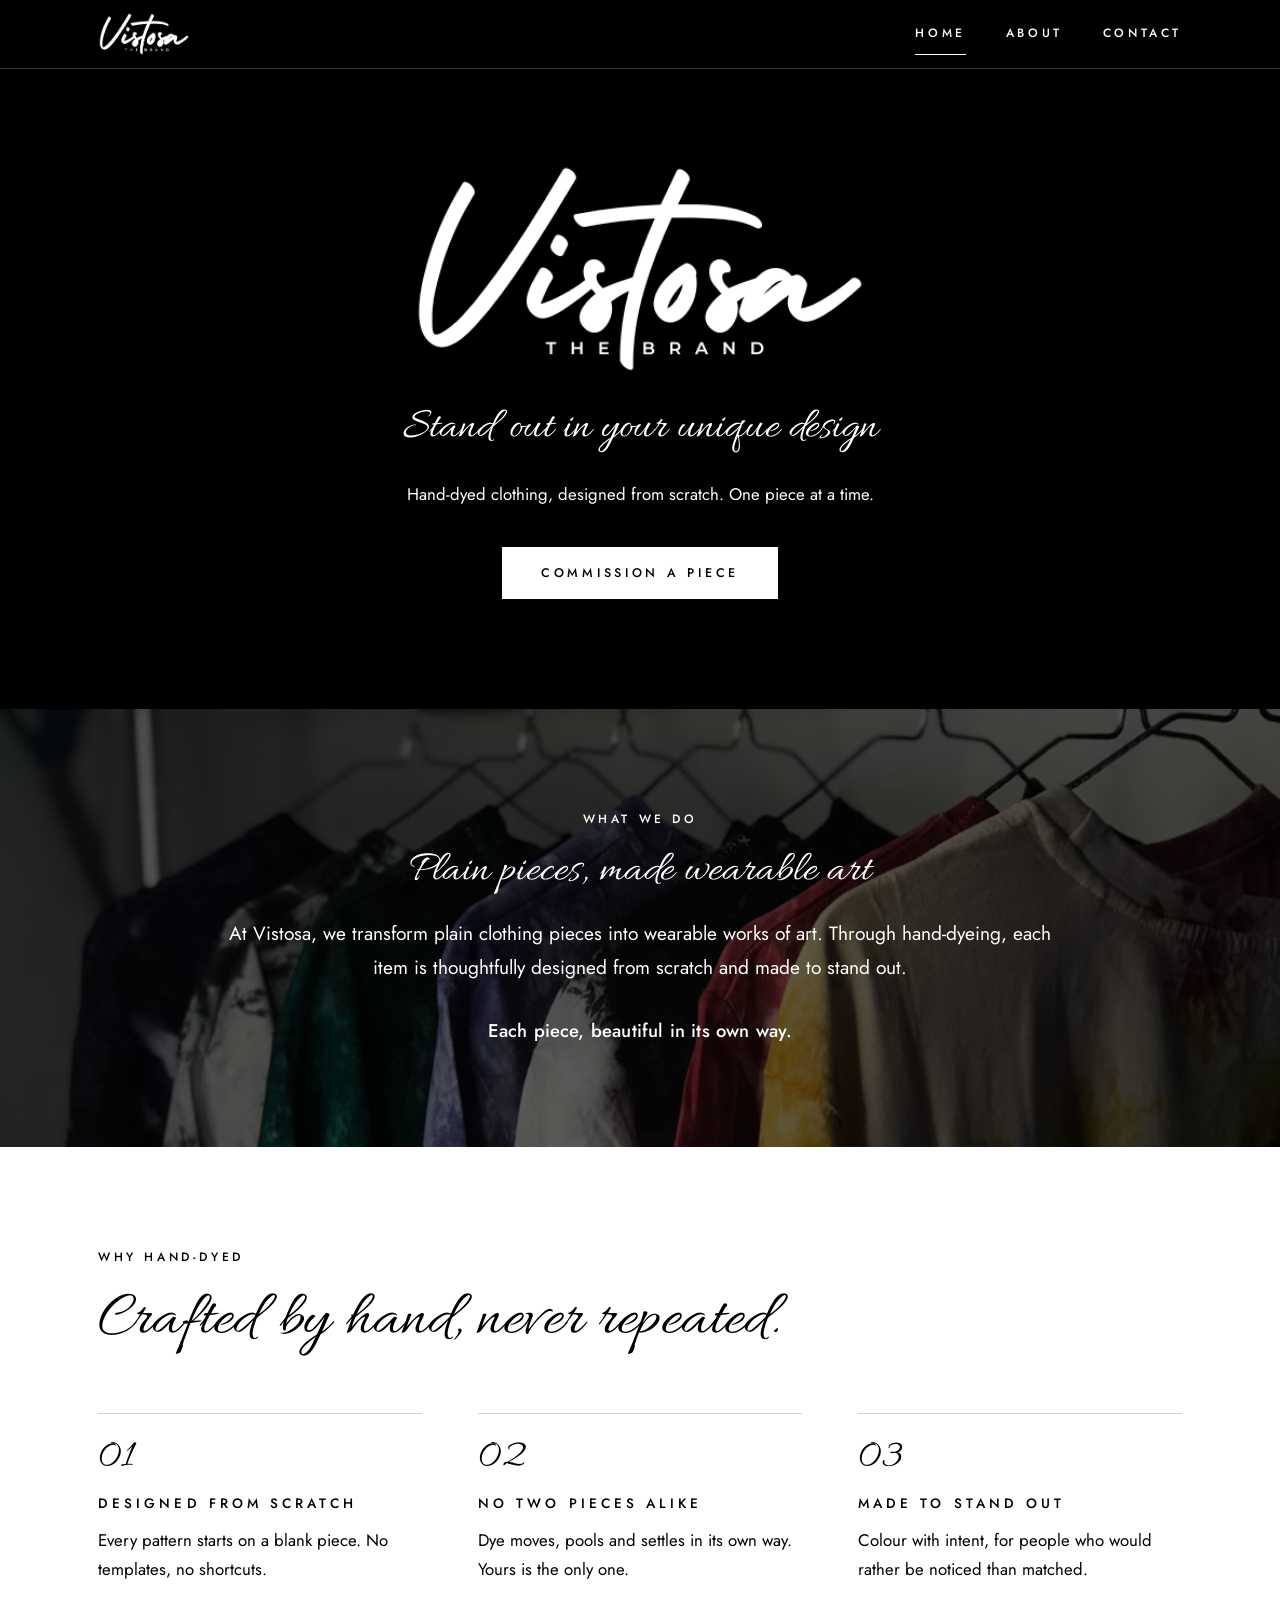
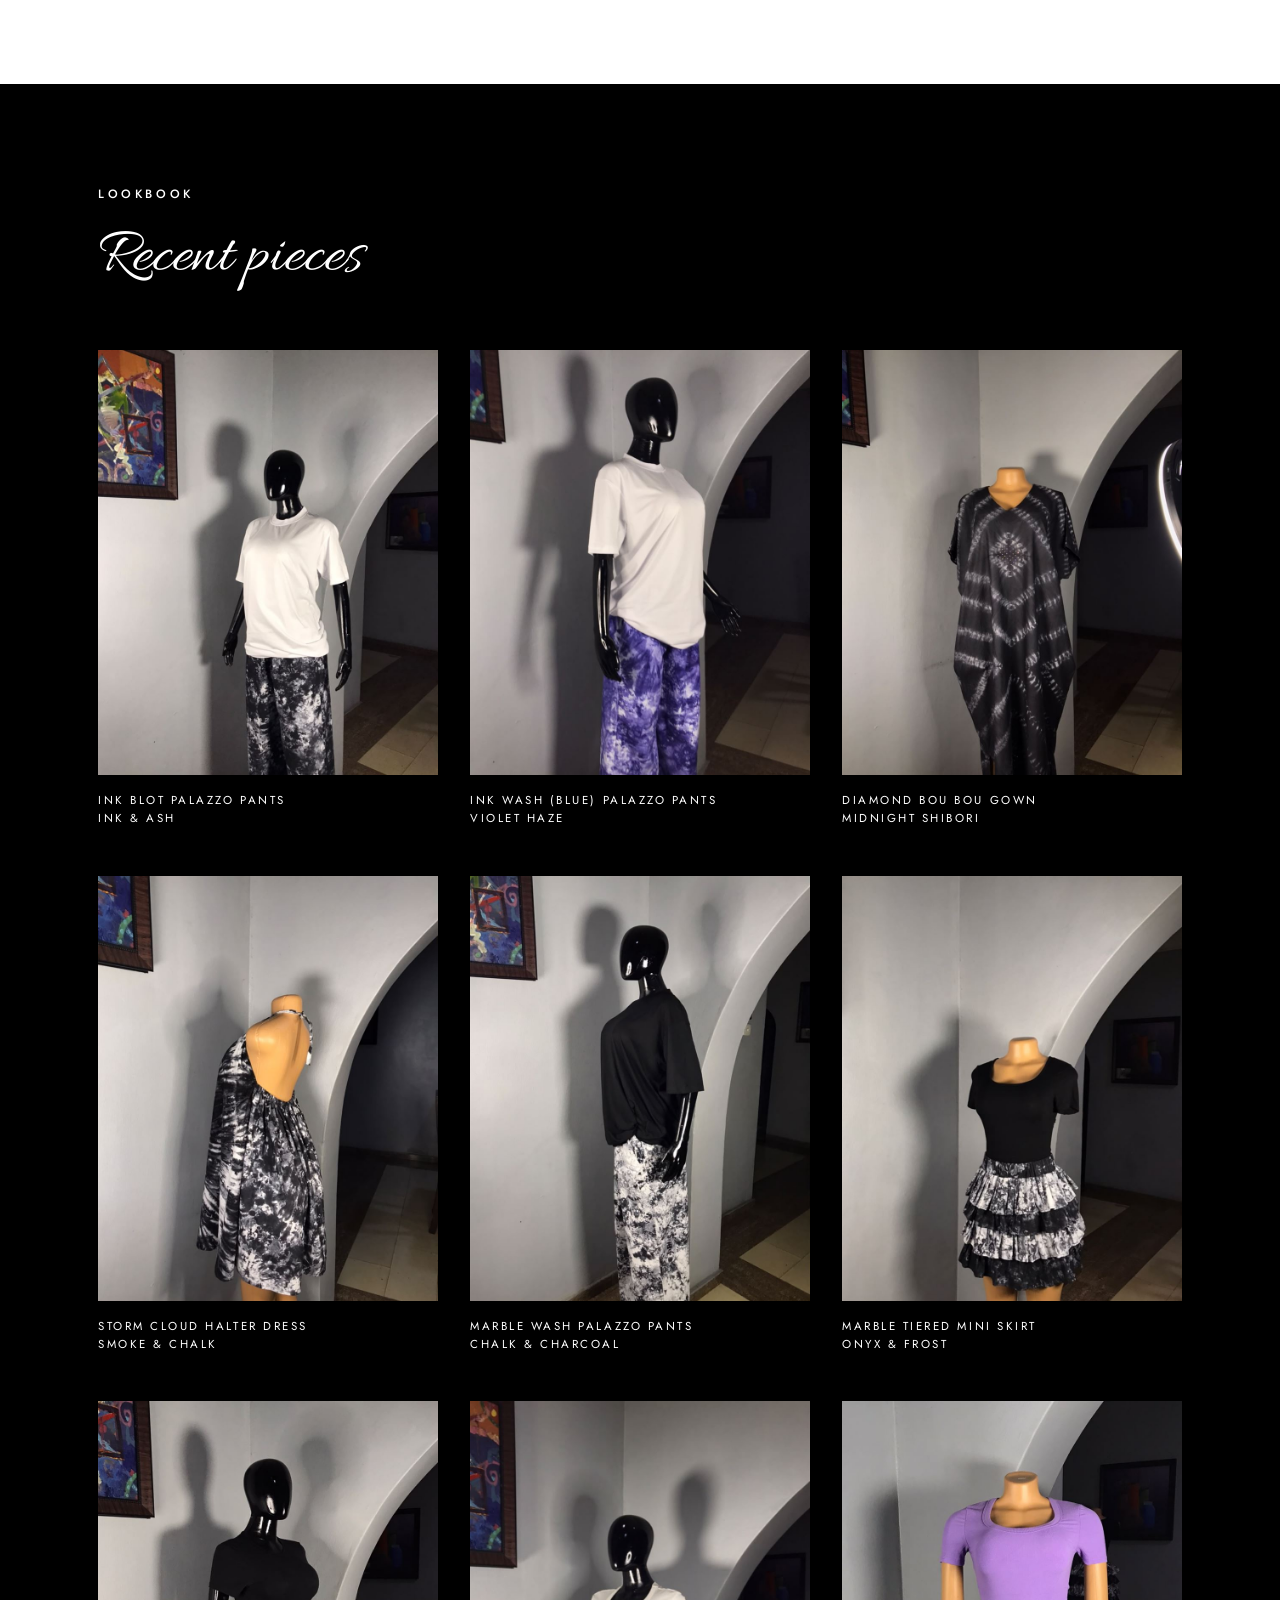
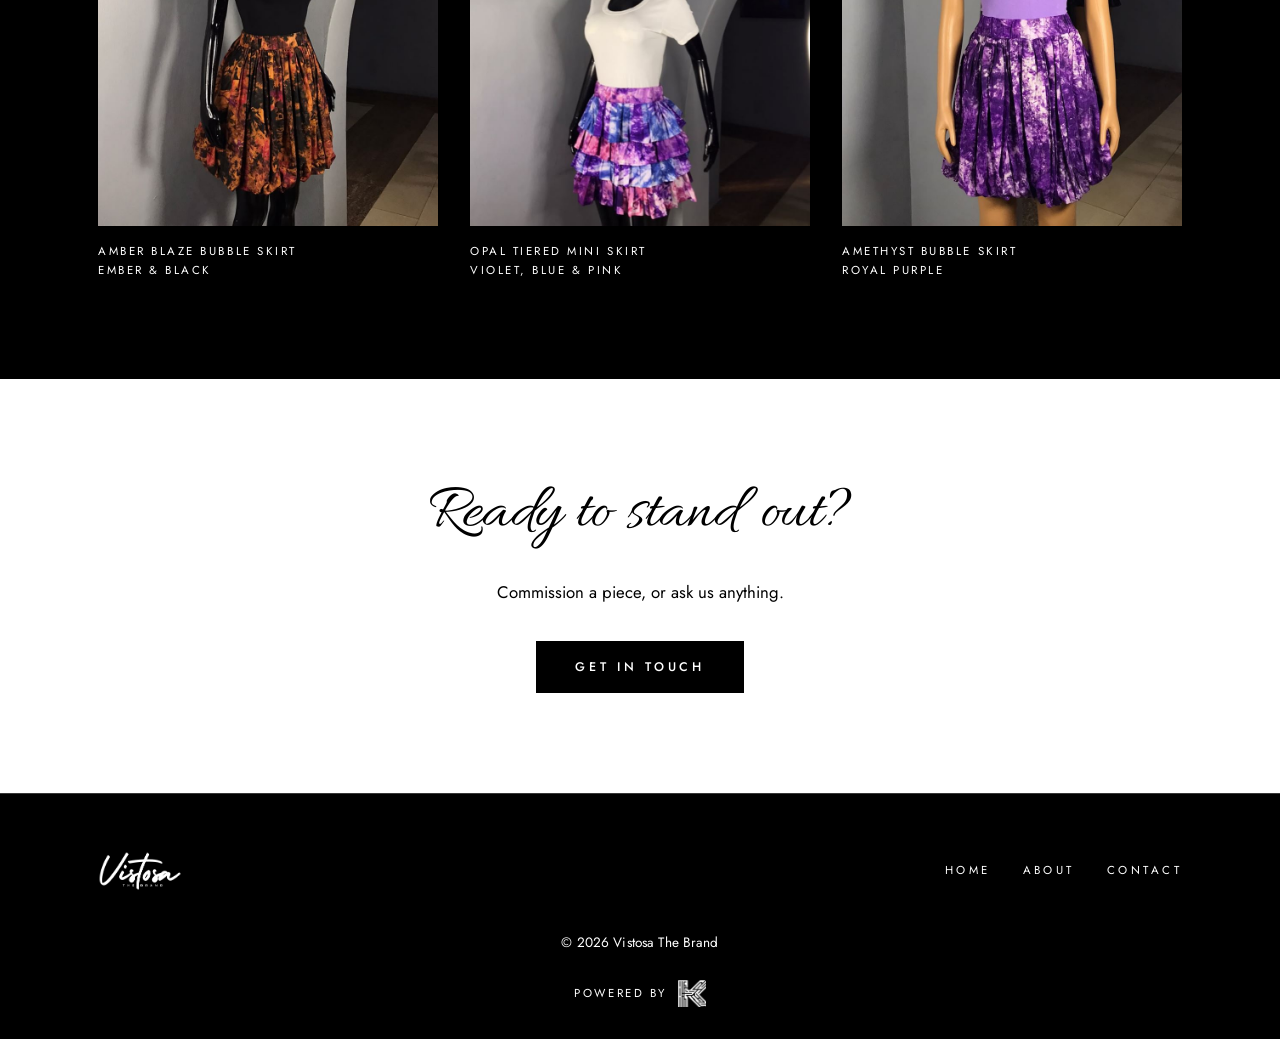
<file: index.html>
<!DOCTYPE html>
<html lang="en">
<head>
<meta charset="UTF-8">
<meta name="viewport" content="width=device-width, initial-scale=1.0, viewport-fit=cover">
<meta name="theme-color" content="#000000">
<title>Vistosa The Brand — Hand-Dyed Clothing</title>
<meta name="description" content="Vistosa The Brand transforms plain clothing pieces into wearable works of art through hand-dyeing. Stand out in your unique design.">

<link rel="icon" type="image/png" href="assets/vistosa-logo.png">
<link rel="preconnect" href="https://fonts.googleapis.com">
<link rel="preconnect" href="https://fonts.gstatic.com" crossorigin>
<link href="https://fonts.googleapis.com/css2?family=Allura&family=Jost:wght@400;500&display=swap" rel="stylesheet">
<link rel="stylesheet" href="css/style.css">
</head>
<body>

<header class="site-header">
  <nav class="nav">
    <a href="index.html" class="nav-brand" aria-label="Vistosa The Brand, home">
      <img src="assets/vistosa-logo-white.png" alt="Vistosa The Brand" class="nav-logo" width="426" height="204">
    </a>

    <ul class="nav-links" id="nav-links">
      <li><a href="index.html" class="active">Home</a></li>
      <li><a href="about.html">About</a></li>
      <li><a href="contact.html">Contact</a></li>
    </ul>

    <button class="nav-toggle" aria-label="Toggle navigation" aria-expanded="false" aria-controls="nav-links">
      <span></span><span></span><span></span>
    </button>
  </nav>
</header>

<main>

  <!-- HERO (black) -->
  <section class="hero section-black">
    <div class="container">
      <img src="assets/vistosa-logo-white.png" alt="Vistosa The Brand" class="hero-logo" width="426" height="204">
      <h1>Stand out in your unique design</h1>
      <p class="hero-sub">Hand-dyed clothing, designed from scratch. One piece at a time.</p>
      <a href="contact.html" class="btn">Commission a piece</a>
    </div>
  </section>

  <!-- WHAT WE DO (photo background: assets/tiedye-rack.jpg under a dark overlay) -->
  <section class="section section-black section-photo">
    <div class="container narrow center">
      <span class="label">What we do</span>
      <h2>Plain pieces, made wearable art</h2>
      <p class="lead">At Vistosa, we transform plain clothing pieces into wearable works of art. Through hand-dyeing, each item is thoughtfully designed from scratch and made to stand out.</p>
      <p class="closing-line">Each piece, beautiful in its own way.</p>
    </div>
  </section>

  <!-- WHY HAND-DYED (white) -->
  <section class="section section-white">
    <div class="container">
      <div class="narrow">
        <span class="label">Why hand-dyed</span>
        <h2>Crafted by hand, never repeated.</h2>
      </div>

      <div class="points">
        <div class="point">
          <span class="num">01</span>
          <h3>Designed from scratch</h3>
          <p>Every pattern starts on a blank piece. No templates, no shortcuts.</p>
        </div>
        <div class="point">
          <span class="num">02</span>
          <h3>No two pieces alike</h3>
          <p>Dye moves, pools and settles in its own way. Yours is the only one.</p>
        </div>
        <div class="point">
          <span class="num">03</span>
          <h3>Made to stand out</h3>
          <p>Colour with intent, for people who would rather be noticed than matched.</p>
        </div>
      </div>
    </div>
  </section>

  <!-- LOOKBOOK (black) -->
  <section class="section section-black">
    <div class="container">
      <div class="narrow">
        <span class="label">Lookbook</span>
        <h2>Recent pieces</h2>
      </div>

      <!--
        LOOKBOOK — 9 pieces, 4:5 portrait, images in assets/lookbook-1.jpg … lookbook-9.jpg.
        To swap a photo, replace the file (keep the name) or change the src. Piece names and
        colourways in the captions are editable. Keep images free of frames or borders.
      -->
      <div class="lookbook">

        <div class="lookbook-item">
          <figure>
            <img src="assets/lookbook-1.jpg" alt="White tee styled with black and white smoke tie-dye wide-leg palazzo trousers" loading="lazy" width="800" height="1000">
            <figcaption>Ink Blot Palazzo Pants<br>Ink &amp; Ash</figcaption>
          </figure>
        </div>

        <div class="lookbook-item">
          <figure>
            <img src="assets/lookbook-2.jpg" alt="White tee styled with violet and white tie-dye wide-leg palazzo trousers" loading="lazy" width="800" height="1000">
            <figcaption>Ink Wash (Blue) Palazzo Pants<br>Violet Haze</figcaption>
          </figure>
        </div>

        <div class="lookbook-item">
          <figure>
            <img src="assets/lookbook-3.jpg" alt="Black shibori-dyed boubou with a crystal-studded diamond motif" loading="lazy" width="800" height="1000">
            <figcaption>Diamond Bou Bou Gown<br>Midnight Shibori</figcaption>
          </figure>
        </div>

        <div class="lookbook-item">
          <figure>
            <img src="assets/lookbook-4.jpg" alt="Backless halter mini dress in black and white tie-dye" loading="lazy" width="800" height="1000">
            <figcaption>Storm Cloud Halter Dress<br>Smoke &amp; Chalk</figcaption>
          </figure>
        </div>

        <div class="lookbook-item">
          <figure>
            <img src="assets/lookbook-5.jpg" alt="Black oversized tee styled with marbled black and white tie-dye palazzo trousers" loading="lazy" width="800" height="1000">
            <figcaption>Marble Wash Palazzo Pants<br>Chalk &amp; Charcoal</figcaption>
          </figure>
        </div>

        <div class="lookbook-item">
          <figure>
            <img src="assets/lookbook-6.jpg" alt="Tiered ruffle mini skirt in black and white dye with a black fitted top" loading="lazy" width="800" height="1000">
            <figcaption>Marble Tiered Mini Skirt<br>Onyx &amp; Frost</figcaption>
          </figure>
        </div>

        <div class="lookbook-item">
          <figure>
            <img src="assets/lookbook-7.jpg" alt="Bubble skirt hand-dyed in orange, red and black with a black fitted top" loading="lazy" width="800" height="1000">
            <figcaption>Amber Blaze Bubble Skirt<br>Ember &amp; Black</figcaption>
          </figure>
        </div>

        <div class="lookbook-item">
          <figure>
            <img src="assets/lookbook-8.jpg" alt="Tiered mini skirt hand-dyed in purple, blue and pink with a white tee" loading="lazy" width="800" height="1000">
            <figcaption>Opal Tiered Mini Skirt<br>Violet, Blue &amp; Pink</figcaption>
          </figure>
        </div>

        <div class="lookbook-item">
          <figure>
            <img src="assets/lookbook-9.jpg" alt="Purple hand-dyed bubble skirt with a lilac scoop-neck top" loading="lazy" width="800" height="1000">
            <figcaption>Amethyst Bubble Skirt<br>Royal Purple</figcaption>
          </figure>
        </div>

      </div>
    </div>
  </section>

  <!-- CLOSING CTA (white) -->
  <section class="section section-white cta">
    <div class="container">
      <h2>Ready to stand out?</h2>
      <p>Commission a piece, or ask us anything.</p>
      <a href="contact.html" class="btn">Get in touch</a>
    </div>
  </section>

</main>

<footer class="site-footer">
  <div class="container footer-inner">
    <a href="index.html" aria-label="Vistosa The Brand, home">
      <img src="assets/vistosa-logo-white.png" alt="Vistosa The Brand" class="footer-logo" width="426" height="204">
    </a>
    <ul class="footer-links">
      <li><a href="index.html">Home</a></li>
      <li><a href="about.html">About</a></li>
      <li><a href="contact.html">Contact</a></li>
    </ul>
    <p class="footer-note">&copy; 2026 Vistosa The Brand</p>
    <div class="powered-by">
      <span>Powered by</span>
      <img src="assets/powered-by-logo.png" alt="K logo">
    </div>
  </div>
</footer>

<script src="js/script.js"></script>
</body>
</html>
</file>
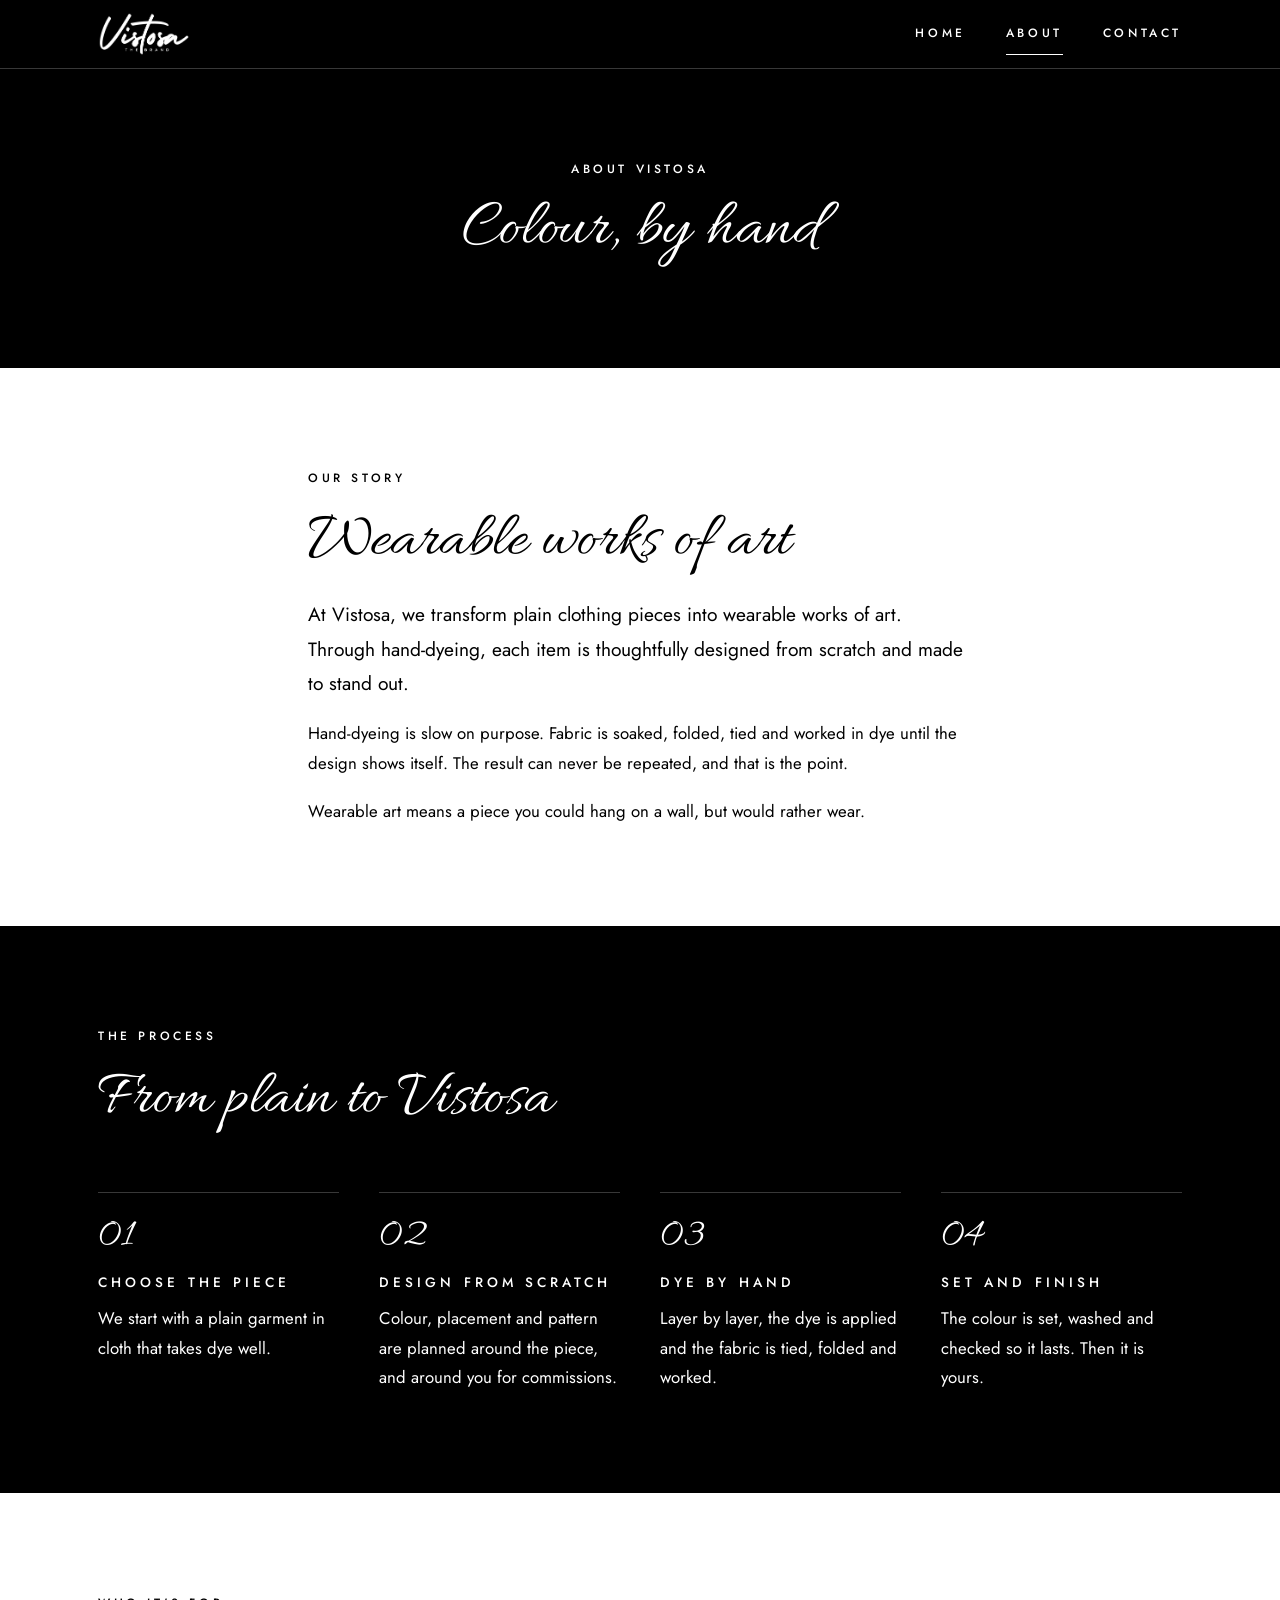
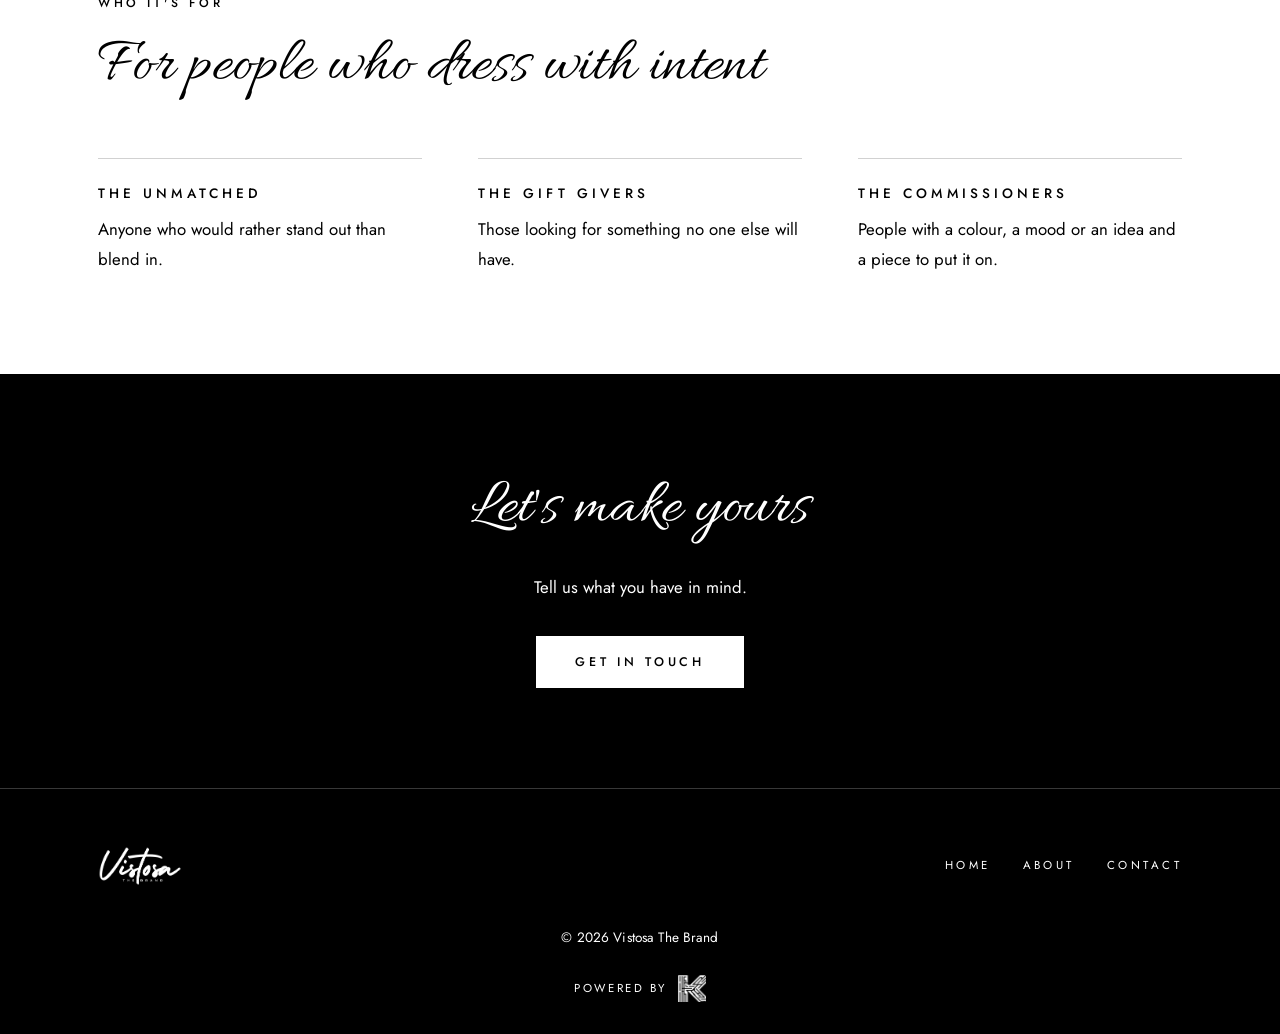
<file: about.html>
<!DOCTYPE html>
<html lang="en">
<head>
<meta charset="UTF-8">
<meta name="viewport" content="width=device-width, initial-scale=1.0, viewport-fit=cover">
<meta name="theme-color" content="#000000">
<title>About — Vistosa The Brand</title>
<meta name="description" content="The story, process and philosophy behind Vistosa The Brand's hand-dyed, one-of-a-kind clothing.">

<link rel="icon" type="image/png" href="assets/vistosa-logo.png">
<link rel="preconnect" href="https://fonts.googleapis.com">
<link rel="preconnect" href="https://fonts.gstatic.com" crossorigin>
<link href="https://fonts.googleapis.com/css2?family=Allura&family=Jost:wght@400;500&display=swap" rel="stylesheet">
<link rel="stylesheet" href="css/style.css">
</head>
<body>

<header class="site-header">
  <nav class="nav">
    <a href="index.html" class="nav-brand" aria-label="Vistosa The Brand, home">
      <img src="assets/vistosa-logo-white.png" alt="Vistosa The Brand" class="nav-logo" width="426" height="204">
    </a>

    <ul class="nav-links" id="nav-links">
      <li><a href="index.html">Home</a></li>
      <li><a href="about.html" class="active">About</a></li>
      <li><a href="contact.html">Contact</a></li>
    </ul>

    <button class="nav-toggle" aria-label="Toggle navigation" aria-expanded="false" aria-controls="nav-links">
      <span></span><span></span><span></span>
    </button>
  </nav>
</header>

<main>

  <!-- PAGE HERO (black) -->
  <section class="page-hero section-black">
    <div class="container">
      <span class="label">About Vistosa</span>
      <h1>Colour, by hand</h1>
    </div>
  </section>

  <!-- STORY (white) -->
  <section class="section section-white">
    <div class="container narrow">
      <span class="label">Our story</span>
      <h2>Wearable works of art</h2>
      <p class="lead">At Vistosa, we transform plain clothing pieces into wearable works of art. Through hand-dyeing, each item is thoughtfully designed from scratch and made to stand out.</p>
      <p>Hand-dyeing is slow on purpose. Fabric is soaked, folded, tied and worked in dye until the design shows itself. The result can never be repeated, and that is the point.</p>
      <p>Wearable art means a piece you could hang on a wall, but would rather wear.</p>
    </div>
  </section>

  <!-- PROCESS (black) -->
  <!-- NOTE: the four steps below are placeholder copy. Update to match the real process. -->
  <section class="section section-black">
    <div class="container">
      <div class="narrow">
        <span class="label">The process</span>
        <h2>From plain to Vistosa</h2>
      </div>

      <div class="points four">
        <div class="point">
          <span class="num">01</span>
          <h3>Choose the piece</h3>
          <p>We start with a plain garment in cloth that takes dye well.</p>
        </div>
        <div class="point">
          <span class="num">02</span>
          <h3>Design from scratch</h3>
          <p>Colour, placement and pattern are planned around the piece, and around you for commissions.</p>
        </div>
        <div class="point">
          <span class="num">03</span>
          <h3>Dye by hand</h3>
          <p>Layer by layer, the dye is applied and the fabric is tied, folded and worked.</p>
        </div>
        <div class="point">
          <span class="num">04</span>
          <h3>Set and finish</h3>
          <p>The colour is set, washed and checked so it lasts. Then it is yours.</p>
        </div>
      </div>
    </div>
  </section>

  <!-- WHO IT'S FOR (white) -->
  <section class="section section-white">
    <div class="container">
      <div class="narrow">
        <span class="label">Who it's for</span>
        <h2>For people who dress with intent</h2>
      </div>

      <div class="points">
        <div class="point">
          <h3>The unmatched</h3>
          <p>Anyone who would rather stand out than blend in.</p>
        </div>
        <div class="point">
          <h3>The gift givers</h3>
          <p>Those looking for something no one else will have.</p>
        </div>
        <div class="point">
          <h3>The commissioners</h3>
          <p>People with a colour, a mood or an idea and a piece to put it on.</p>
        </div>
      </div>
    </div>
  </section>

  <!-- CTA (black) -->
  <section class="section section-black cta">
    <div class="container">
      <h2>Let's make yours</h2>
      <p>Tell us what you have in mind.</p>
      <a href="contact.html" class="btn">Get in touch</a>
    </div>
  </section>

</main>

<footer class="site-footer">
  <div class="container footer-inner">
    <a href="index.html" aria-label="Vistosa The Brand, home">
      <img src="assets/vistosa-logo-white.png" alt="Vistosa The Brand" class="footer-logo" width="426" height="204">
    </a>
    <ul class="footer-links">
      <li><a href="index.html">Home</a></li>
      <li><a href="about.html">About</a></li>
      <li><a href="contact.html">Contact</a></li>
    </ul>
    <p class="footer-note">&copy; 2026 Vistosa The Brand</p>
    <div class="powered-by">
      <span>Powered by</span>
      <img src="assets/powered-by-logo.png" alt="K logo">
    </div>
  </div>
</footer>

<script src="js/script.js"></script>
</body>
</html>
</file>
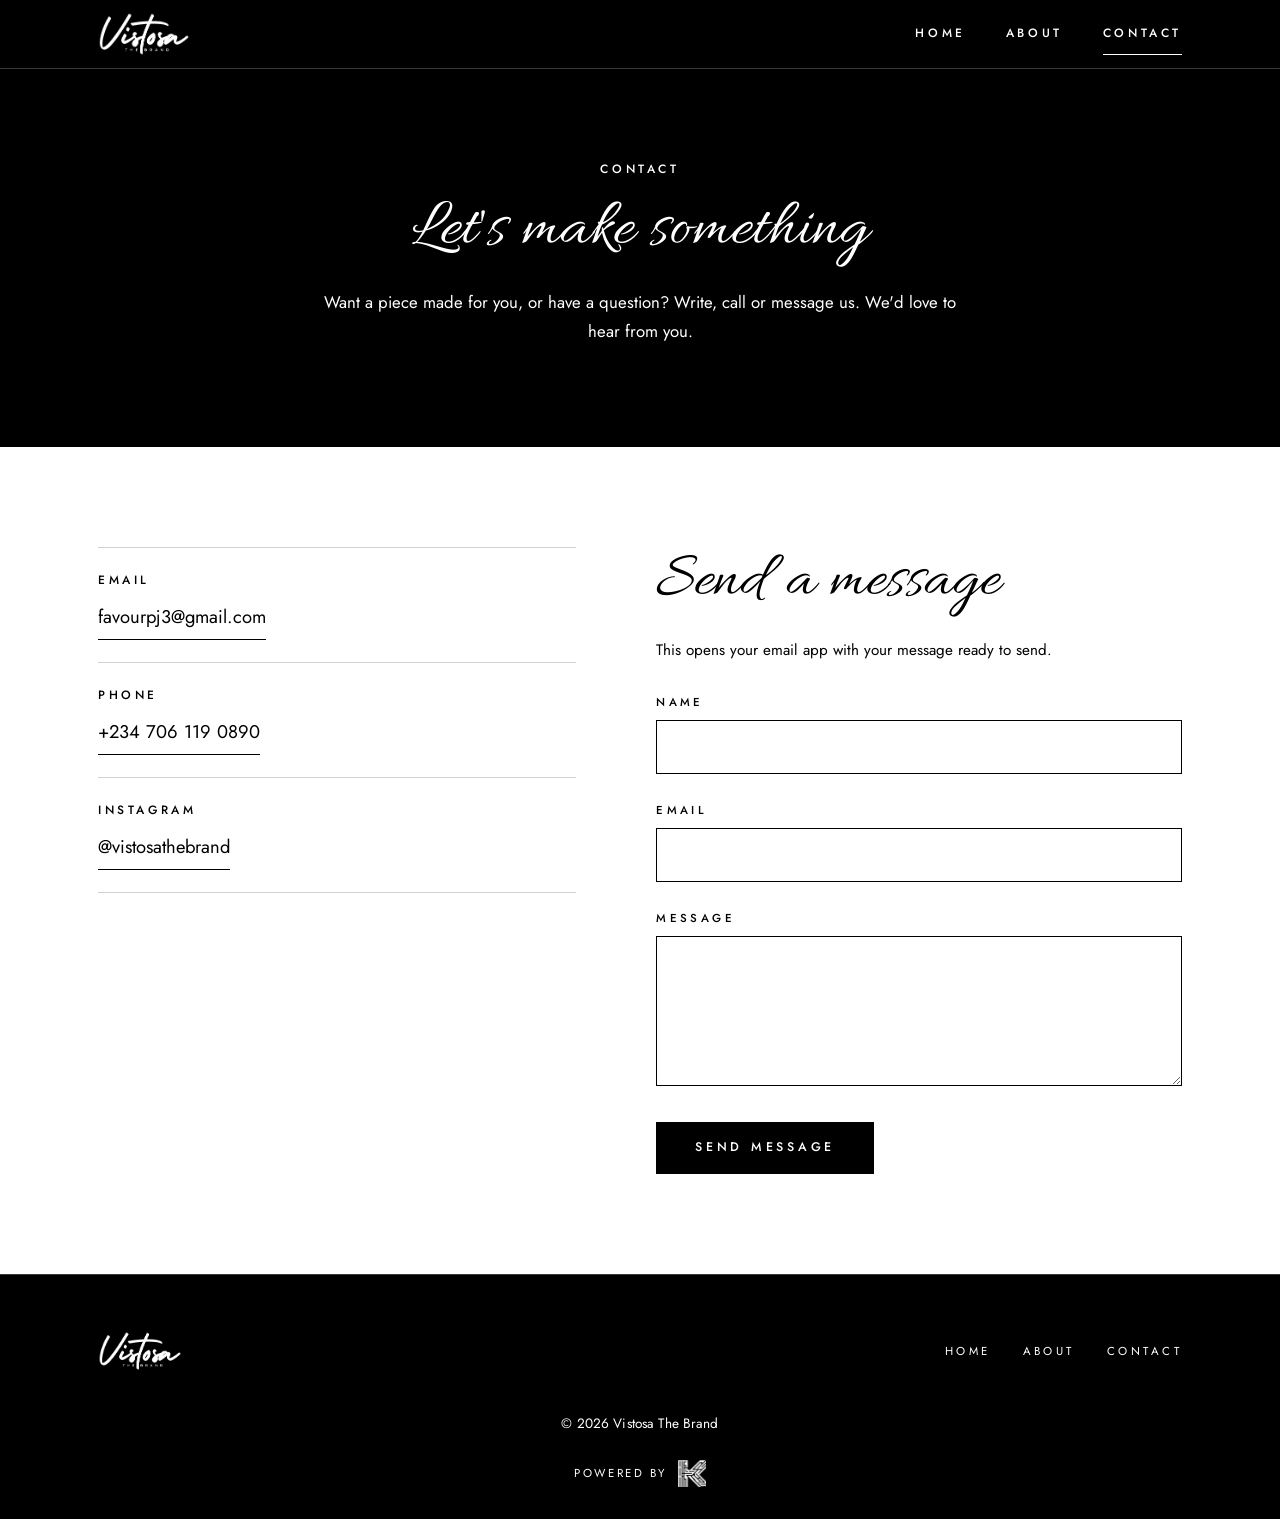
<file: contact.html>
<!DOCTYPE html>
<html lang="en">
<head>
<meta charset="UTF-8">
<meta name="viewport" content="width=device-width, initial-scale=1.0, viewport-fit=cover">
<meta name="theme-color" content="#000000">
<title>Contact — Vistosa The Brand</title>
<meta name="description" content="Commission a hand-dyed piece or ask a question. Contact Vistosa The Brand by email, phone or Instagram.">

<link rel="icon" type="image/png" href="assets/vistosa-logo.png">
<link rel="preconnect" href="https://fonts.googleapis.com">
<link rel="preconnect" href="https://fonts.gstatic.com" crossorigin>
<link href="https://fonts.googleapis.com/css2?family=Allura&family=Jost:wght@400;500&display=swap" rel="stylesheet">
<link rel="stylesheet" href="css/style.css">
</head>
<body>

<header class="site-header">
  <nav class="nav">
    <a href="index.html" class="nav-brand" aria-label="Vistosa The Brand, home">
      <img src="assets/vistosa-logo-white.png" alt="Vistosa The Brand" class="nav-logo" width="426" height="204">
    </a>

    <ul class="nav-links" id="nav-links">
      <li><a href="index.html">Home</a></li>
      <li><a href="about.html">About</a></li>
      <li><a href="contact.html" class="active">Contact</a></li>
    </ul>

    <button class="nav-toggle" aria-label="Toggle navigation" aria-expanded="false" aria-controls="nav-links">
      <span></span><span></span><span></span>
    </button>
  </nav>
</header>

<main>

  <!-- PAGE HERO (black) -->
  <section class="page-hero section-black">
    <div class="container narrow">
      <span class="label">Contact</span>
      <h1>Let's make something</h1>
      <p style="margin-top:20px;">Want a piece made for you, or have a question? Write, call or message us. We'd love to hear from you.</p>
    </div>
  </section>

  <!-- DETAILS + FORM (white) -->
  <section class="section section-white">
    <div class="container contact-grid">

      <div>
        <ul class="contact-list">
          <li>
            <span class="label">Email</span>
            <a href="mailto:favourpj3@gmail.com">favourpj3@gmail.com</a>
          </li>
          <li>
            <span class="label">Phone</span>
            <a href="tel:+2347061190890">+234 706 119 0890</a>
          </li>
          <li>
            <span class="label">Instagram</span>
            <a href="https://instagram.com/vistosathebrand" target="_blank" rel="noopener">@vistosathebrand</a>
          </li>
        </ul>
      </div>

      <div>
        <h2>Send a message</h2>
        <p class="form-note">This opens your email app with your message ready to send.</p>

        <form id="contact-form">
          <div class="field">
            <label for="name">Name</label>
            <input type="text" id="name" name="name" autocomplete="name" required>
          </div>
          <div class="field">
            <label for="email">Email</label>
            <input type="email" id="email" name="email" autocomplete="email" required>
          </div>
          <div class="field">
            <label for="message">Message</label>
            <textarea id="message" name="message" required></textarea>
          </div>
          <button type="submit" class="btn">Send message</button>
          <p id="form-status" class="form-status" role="status"></p>
        </form>
      </div>

    </div>
  </section>

</main>

<footer class="site-footer">
  <div class="container footer-inner">
    <a href="index.html" aria-label="Vistosa The Brand, home">
      <img src="assets/vistosa-logo-white.png" alt="Vistosa The Brand" class="footer-logo" width="426" height="204">
    </a>
    <ul class="footer-links">
      <li><a href="index.html">Home</a></li>
      <li><a href="about.html">About</a></li>
      <li><a href="contact.html">Contact</a></li>
    </ul>
    <p class="footer-note">&copy; 2026 Vistosa The Brand</p>
    <div class="powered-by">
      <span>Powered by</span>
      <img src="assets/powered-by-logo.png" alt="K logo">
    </div>
  </div>
</footer>

<script src="js/script.js"></script>
</body>
</html>
</file>
<file: css/style.css>
/* ============================================
   Vistosa The Brand — shared stylesheet
   Strictly black and white. Sections invert.
   ============================================ */

:root {
  --black: #000000;
  --white: #ffffff;
  --hairline-on-black: rgba(255, 255, 255, 0.22);
  --hairline-on-white: rgba(0, 0, 0, 0.18);
  --font-script: "Allura", cursive;
  --font-sans: "Jost", sans-serif;
  --max-width: 1140px;
  --track: 0.3em;
}

* {
  box-sizing: border-box;
  margin: 0;
  padding: 0;
}

html {
  scroll-behavior: smooth;
  -webkit-text-size-adjust: 100%;
  text-size-adjust: 100%;
}

body {
  background-color: var(--black);
  color: var(--white);
  font-family: var(--font-sans);
  font-weight: 400;
  font-size: 1.05rem;
  line-height: 1.75;
  min-height: 100vh;
  min-height: 100dvh;
  display: flex;
  flex-direction: column;
  overflow-x: hidden;
  -webkit-font-smoothing: antialiased;
  -webkit-tap-highlight-color: transparent;
  padding-left: env(safe-area-inset-left);
  padding-right: env(safe-area-inset-right);
}

main { flex: 1 0 auto; }

img { max-width: 100%; display: block; }
a { color: inherit; text-decoration: none; }
ul { list-style: none; }

/* ---------- Type ---------- */

h1, h2 {
  font-family: var(--font-script);
  font-weight: 400;
  line-height: 1.1;
}

h1 { font-size: clamp(2.6rem, 7vw, 4.2rem); }
h2 { font-size: clamp(2.6rem, 6.5vw, 4rem); margin-bottom: 20px; }

h3 {
  font-family: var(--font-sans);
  font-weight: 500;
  font-size: 0.85rem;
  text-transform: uppercase;
  letter-spacing: var(--track);
  line-height: 1.5;
  margin-bottom: 12px;
}

.label {
  display: block;
  font-family: var(--font-sans);
  font-weight: 500;
  font-size: 0.75rem;
  text-transform: uppercase;
  letter-spacing: var(--track);
  margin-bottom: 18px;
}

p + p { margin-top: 1.1em; }

.container {
  width: 100%;
  max-width: var(--max-width);
  margin: 0 auto;
  padding: 0 28px;
}

.narrow { max-width: 720px; }

/* ---------- Section grounds ---------- */

.section { padding: 100px 0; }

.section-black {
  background-color: var(--black);
  color: var(--white);
}

.section-white {
  background-color: var(--white);
  color: var(--black);
}

.section-photo {
  background:
    linear-gradient(rgba(0, 0, 0, 0.64), rgba(0, 0, 0, 0.64)),
    url("../assets/tiedye-rack.jpg") center 32% / cover no-repeat;
  background-color: var(--black);
}

/* ---------- Buttons: rectangular, solid, inverse on hover ---------- */

.btn {
  display: inline-flex;
  align-items: center;
  justify-content: center;
  min-height: 52px;
  padding: 16px 38px;
  font-family: var(--font-sans);
  font-weight: 500;
  font-size: 0.78rem;
  text-transform: uppercase;
  letter-spacing: var(--track);
  line-height: 1.3;
  text-align: center;
  border: 1px solid transparent;
  border-radius: 0;
  box-shadow: none;
  cursor: pointer;
  transition: background-color 0.2s ease, color 0.2s ease, border-color 0.2s ease;
}

.section-black .btn,
.site-header .btn {
  background-color: var(--white);
  color: var(--black);
  border-color: var(--white);
}

.section-black .btn:hover,
.section-black .btn:focus-visible {
  background-color: var(--black);
  color: var(--white);
}

.section-white .btn {
  background-color: var(--black);
  color: var(--white);
  border-color: var(--black);
}

.section-white .btn:hover,
.section-white .btn:focus-visible {
  background-color: var(--white);
  color: var(--black);
}

:focus-visible { outline: 2px solid currentColor; outline-offset: 3px; }

/* ---------- Header / nav (always black) ---------- */

.site-header {
  position: sticky;
  top: 0;
  z-index: 100;
  background-color: var(--black);
  color: var(--white);
  border-bottom: 1px solid var(--hairline-on-black);
  padding-top: env(safe-area-inset-top);
}

.nav {
  display: flex;
  align-items: center;
  justify-content: space-between;
  max-width: var(--max-width);
  margin: 0 auto;
  padding: 12px 28px;
}

.nav-brand { display: flex; align-items: center; min-height: 44px; }
.nav-logo { height: 44px; width: auto; }

.nav-links {
  display: flex;
  align-items: center;
  gap: 40px;
}

.nav-links a {
  display: inline-block;
  font-weight: 500;
  font-size: 0.75rem;
  text-transform: uppercase;
  letter-spacing: var(--track);
  padding: 10px 0;
  border-bottom: 1px solid transparent;
  transition: border-color 0.2s ease;
}

.nav-links a:hover,
.nav-links a.active { border-bottom-color: var(--white); }

.nav-toggle {
  display: none;
  flex-direction: column;
  justify-content: center;
  align-items: center;
  gap: 6px;
  width: 44px;
  height: 44px;
  margin-right: -10px;
  background: none;
  border: none;
  cursor: pointer;
}

.nav-toggle span {
  width: 24px;
  height: 1px;
  background-color: var(--white);
}

/* ---------- Hero ---------- */

.hero {
  padding: 90px 0 110px;
  text-align: center;
}

.hero .container {
  display: flex;
  flex-direction: column;
  align-items: center;
  gap: 26px;
}

.hero-logo {
  width: min(460px, 78%);
  height: auto;
}

.hero h1 {
  max-width: 900px;
  font-size: clamp(1.8rem, 4.3vw, 2.75rem);
}

.hero-sub {
  max-width: 480px;
}

.hero .btn { margin-top: 12px; }

/* ---------- Page hero (about / contact) ---------- */

.page-hero {
  padding: 90px 0 100px;
  text-align: center;
}

.page-hero .label { margin-bottom: 14px; }

/* ---------- Copy blocks ---------- */

.center { text-align: center; }
.center .narrow { margin-left: auto; margin-right: auto; }

.lead {
  font-size: 1.2rem;
  line-height: 1.8;
  text-wrap: pretty;
}

.closing-line {
  margin-top: 30px;
  font-size: 1.15rem;
  font-weight: 500;
  letter-spacing: 0.01em;
}

@media (min-width: 901px) {
  .section-photo .narrow { max-width: 880px; }
  .section-photo h2 {
    font-size: clamp(2.1rem, 3.4vw, 2.8rem);
    white-space: normal;
  }
}

/* ---------- Points / steps ---------- */

.points {
  display: grid;
  grid-template-columns: repeat(3, 1fr);
  gap: 56px;
  margin-top: 56px;
}

.points.four { grid-template-columns: repeat(4, 1fr); gap: 40px; }

.point {
  border-top: 1px solid var(--hairline-on-black);
  padding-top: 24px;
}

.section-white .point { border-top-color: var(--hairline-on-white); }

.point .num {
  display: block;
  font-family: var(--font-script);
  font-size: 2.6rem;
  line-height: 1;
  margin-bottom: 14px;
}

/* ---------- Lookbook (images sit in open space, no frames) ---------- */

.lookbook {
  display: grid;
  grid-template-columns: repeat(3, 1fr);
  gap: 48px 32px;
  margin-top: 56px;
}

.lookbook-item figure { margin: 0; }

.lookbook-item img,
.lookbook-item .ph {
  width: 100%;
  height: auto;
  aspect-ratio: 4 / 5;
  object-fit: cover;
}

.lookbook-item .ph {
  display: flex;
  align-items: center;
  justify-content: center;
  background-color: rgba(0, 0, 0, 0.06);
  font-size: 0.7rem;
  text-transform: uppercase;
  letter-spacing: var(--track);
}

.lookbook-item figcaption {
  margin-top: 16px;
  font-size: 0.72rem;
  text-transform: uppercase;
  letter-spacing: 0.22em;
  line-height: 1.6;
  text-wrap: pretty;
}

@media (max-width: 900px) {
  .lookbook-item:last-child:nth-child(odd) {
    grid-column: 1 / -1;
    justify-self: center;
    width: calc(50% - 10px);
  }
}

/* ---------- CTA ---------- */

.cta { text-align: center; }
.cta .container { display: flex; flex-direction: column; align-items: center; gap: 8px; }
.cta p { max-width: 460px; margin-bottom: 26px; }

/* ---------- Contact ---------- */

.contact-grid {
  display: grid;
  grid-template-columns: 1fr 1.1fr;
  gap: 80px;
  align-items: start;
}

.contact-list li {
  padding: 22px 0;
  border-top: 1px solid var(--hairline-on-white);
}

.contact-list li:last-child { border-bottom: 1px solid var(--hairline-on-white); }

.contact-list .label { margin-bottom: 4px; }

.contact-list a {
  display: inline-block;
  padding: 6px 0;
  font-size: 1.15rem;
  border-bottom: 1px solid var(--black);
  word-break: break-word;
}

.contact-list a:hover { border-bottom-color: transparent; }

.field { margin-bottom: 26px; }

.field label {
  display: block;
  font-size: 0.72rem;
  font-weight: 500;
  text-transform: uppercase;
  letter-spacing: var(--track);
  margin-bottom: 8px;
}

.field input,
.field textarea {
  width: 100%;
  min-height: 52px;
  padding: 14px 16px;
  background-color: var(--white);
  color: var(--black);
  border: 1px solid var(--black);
  border-radius: 0;
  font-family: var(--font-sans);
  font-size: 1rem;
  line-height: 1.5;
  -webkit-appearance: none;
  appearance: none;
}

.field textarea { min-height: 150px; resize: vertical; }
.field input:focus, .field textarea:focus { outline: 2px solid var(--black); outline-offset: 2px; }

.form-note { font-size: 0.95rem; margin-bottom: 28px; }

.form-status {
  display: none;
  margin-top: 16px;
  font-size: 0.85rem;
}

.form-status.visible { display: block; }

/* ---------- Footer (black) ---------- */

.site-footer {
  background-color: var(--black);
  color: var(--white);
  border-top: 1px solid var(--hairline-on-black);
  padding: 56px 0 calc(32px + env(safe-area-inset-bottom));
}

.footer-inner {
  display: flex;
  flex-wrap: wrap;
  justify-content: space-between;
  align-items: center;
  gap: 24px;
}

.footer-logo { height: 40px; width: auto; }

.footer-links { display: flex; gap: 32px; }

.footer-links a {
  display: inline-block;
  padding: 10px 0;
  font-size: 0.72rem;
  text-transform: uppercase;
  letter-spacing: var(--track);
  border-bottom: 1px solid transparent;
}

.footer-links a:hover { border-bottom-color: var(--white); }

.footer-note {
  width: 100%;
  text-align: center;
  font-size: 0.85rem;
  letter-spacing: 0.01em;
  margin-top: 16px;
}

.powered-by {
  width: 100%;
  display: flex;
  justify-content: center;
  align-items: center;
  gap: 10px;
  font-size: 0.72rem;
  text-transform: uppercase;
  letter-spacing: 0.22em;
}

.powered-by img { height: 28px; width: auto; }

/* ---------- Responsive ---------- */

@media (max-width: 900px) {
  .section { padding: 80px 0; }
  .points, .points.four { grid-template-columns: repeat(2, 1fr); gap: 44px 32px; }
  .lookbook { grid-template-columns: repeat(2, 1fr); gap: 40px 20px; }
  .contact-grid { grid-template-columns: 1fr; gap: 56px; }
}

@media (max-width: 720px) {
  .nav-toggle { display: flex; }

  .nav-links {
    position: absolute;
    top: 100%;
    left: 0;
    right: 0;
    display: none;
    flex-direction: column;
    align-items: stretch;
    gap: 0;
    padding: 8px 28px 24px;
    background-color: var(--black);
    border-bottom: 1px solid var(--hairline-on-black);
  }

  .nav-links.open { display: flex; }

  .nav-links a {
    display: block;
    padding: 16px 0;
    border-bottom: 1px solid var(--hairline-on-black);
    font-size: 0.8rem;
  }

  .nav-links a.active { border-bottom-color: var(--white); }
}

@media (max-width: 560px) {
  body { font-size: 1rem; }
  .container { padding: 0 20px; }
  .nav { padding: 10px 20px; }
  .nav-links { padding-left: 20px; padding-right: 20px; }
  .nav-logo { height: 38px; }
  .section { padding: 64px 0; }
  .hero { padding: 56px 0 72px; }
  .page-hero { padding: 60px 0 72px; }
  .points, .points.four { grid-template-columns: 1fr; gap: 36px; margin-top: 40px; }
  .lookbook { gap: 32px 14px; margin-top: 40px; }
  .lookbook-item figcaption { font-size: 0.66rem; letter-spacing: 0.16em; }
  .btn { width: 100%; min-height: 54px; padding: 16px 20px; }
  .footer-inner { flex-direction: column; align-items: flex-start; }
  .footer-links { flex-wrap: wrap; gap: 4px 28px; }
  .footer-note { text-align: left; }
  .powered-by { justify-content: flex-start; }
}

@media (hover: none) {
  .section-black .btn:hover { background-color: var(--white); color: var(--black); }
  .section-white .btn:hover { background-color: var(--black); color: var(--white); }
}
</file>
